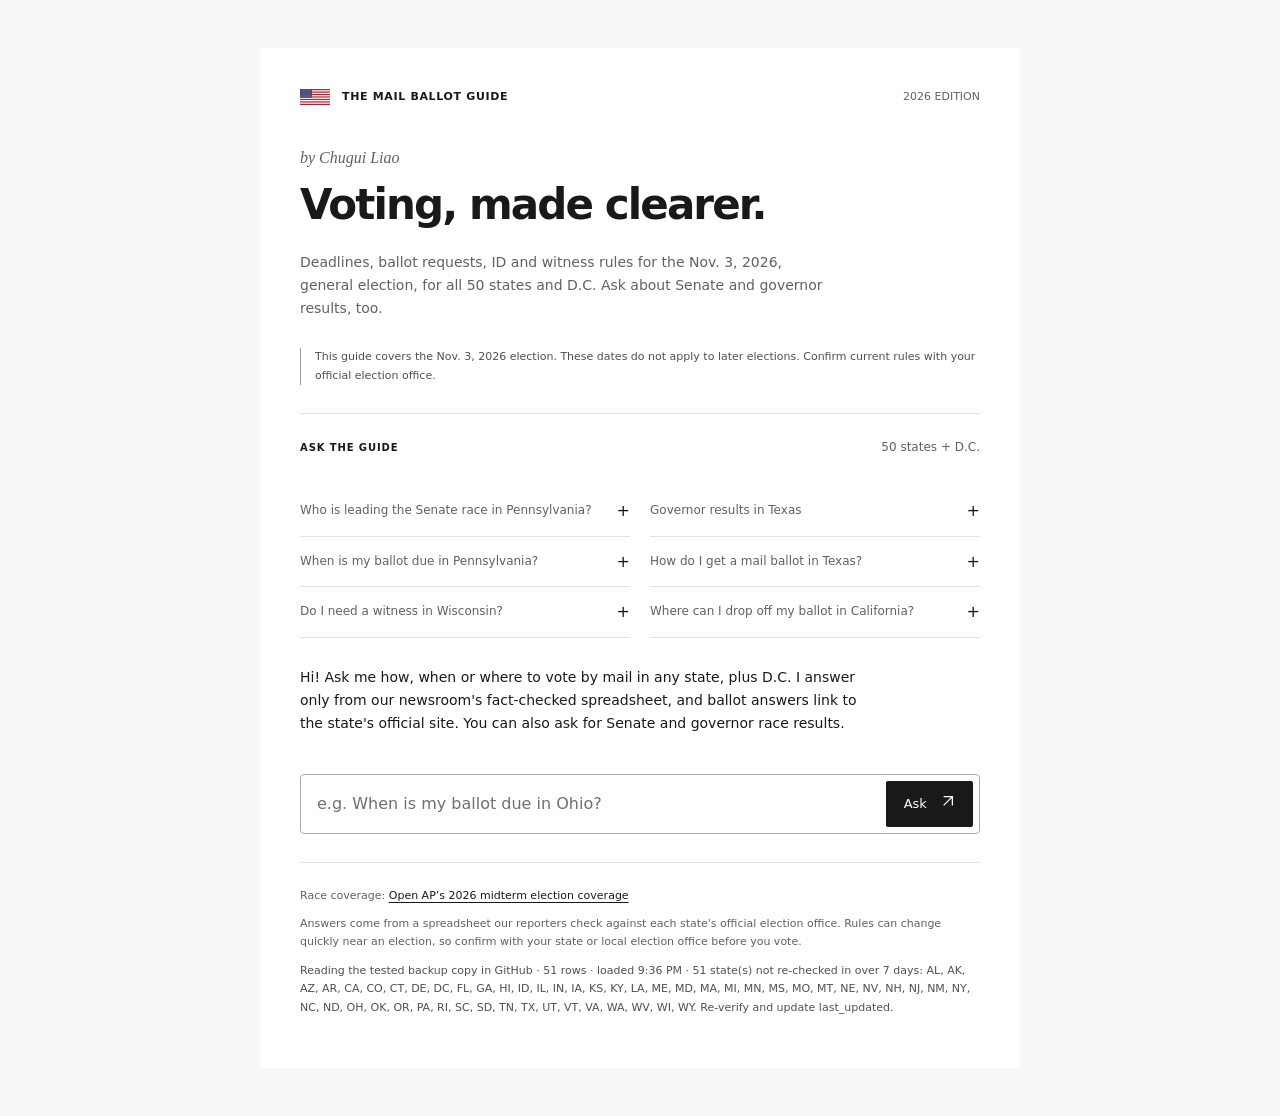
<file: index.html>
<!doctype html>
<html lang="en">
<head>
  <meta charset="utf-8">
  <meta name="viewport" content="width=device-width, initial-scale=1, viewport-fit=cover">
  <title>Mail Ballot Answers</title>
  <meta name="description" content="Ask when, where and how to vote by mail in your state.">
  <link rel="stylesheet" href="style.css">
</head>
<body>
  <div id="flag-backdrop" class="flag-backdrop" aria-hidden="true"></div>
  <main class="wrap">
    <header>
      <div class="masthead"><img class="brand-mark" src="assets/us-flag.svg" width="30" height="16" alt="American flag"><span>THE MAIL BALLOT GUIDE</span><span class="edition">2026 EDITION</span></div>
      <p class="kicker"><span data-newsroom>Mail Ballot Answers</span> · Voter guide</p>
      <p class="byline">by Chugui Liao</p>
      <h1>Voting, made clearer.</h1>
      <p>Deadlines, ballot requests, ID and witness rules for the <span data-election>2026 general election</span>, for all 50 states and D.C. Ask about Senate and governor results, too.</p>
    </header>

    <p class="status warn">This guide covers the Nov. 3, 2026 election. These dates do not apply to later elections. Confirm current rules with your official election office.</p>

    <div class="conversation-heading"><span>ASK THE GUIDE</span><span id="state-context" role="status">50 states + D.C.</span></div>

    <section id="race-results" class="race-results" aria-labelledby="race-heading" hidden>
      <div class="race-heading"><h2 id="race-heading">Election results</h2><button id="refresh-results" type="button">Refresh results</button></div>
      <p id="race-status" class="status" role="status"></p>
      <p id="party-context" class="party-context"></p>
      <div id="race-cards"></div>
    </section>

    <div id="chips" class="chips" aria-label="Example questions"></div>

    <section id="log" class="log" aria-live="polite" aria-label="Conversation"></section>

    <form id="ask" class="ask" autocomplete="off">
      <label for="q">Your question</label>
      <input id="q" name="q" type="text" placeholder="e.g. When is my ballot due in Ohio?" required>
      <button type="submit">Ask <span aria-hidden="true"><svg width="14" height="14" viewBox="0 0 16 16" fill="none"><path d="M3 13 13 3M3 3h10v10" stroke="currentColor" stroke-width="1.5"/></svg></span></button>
    </form>

    <footer>
      <p>Race coverage: <a href="https://apnews.com/live/midterm-election-2026" target="_blank" rel="noopener noreferrer">Open AP’s 2026 midterm election coverage</a></p>
      <p>Answers come from a spreadsheet our reporters check against each state's official election office. Rules can change quickly near an election, so confirm with your state or local election office before you vote.</p>
      <p id="status" class="status">Loading voting data…</p>
    </footer>
  </main>

  <script src="config.js"></script>
  <script src="bot.js"></script>
  <script src="tests/checks.js"></script>
  <script src="results.js"></script>
  <script src="app.js"></script>
</body>
</html>
</file>
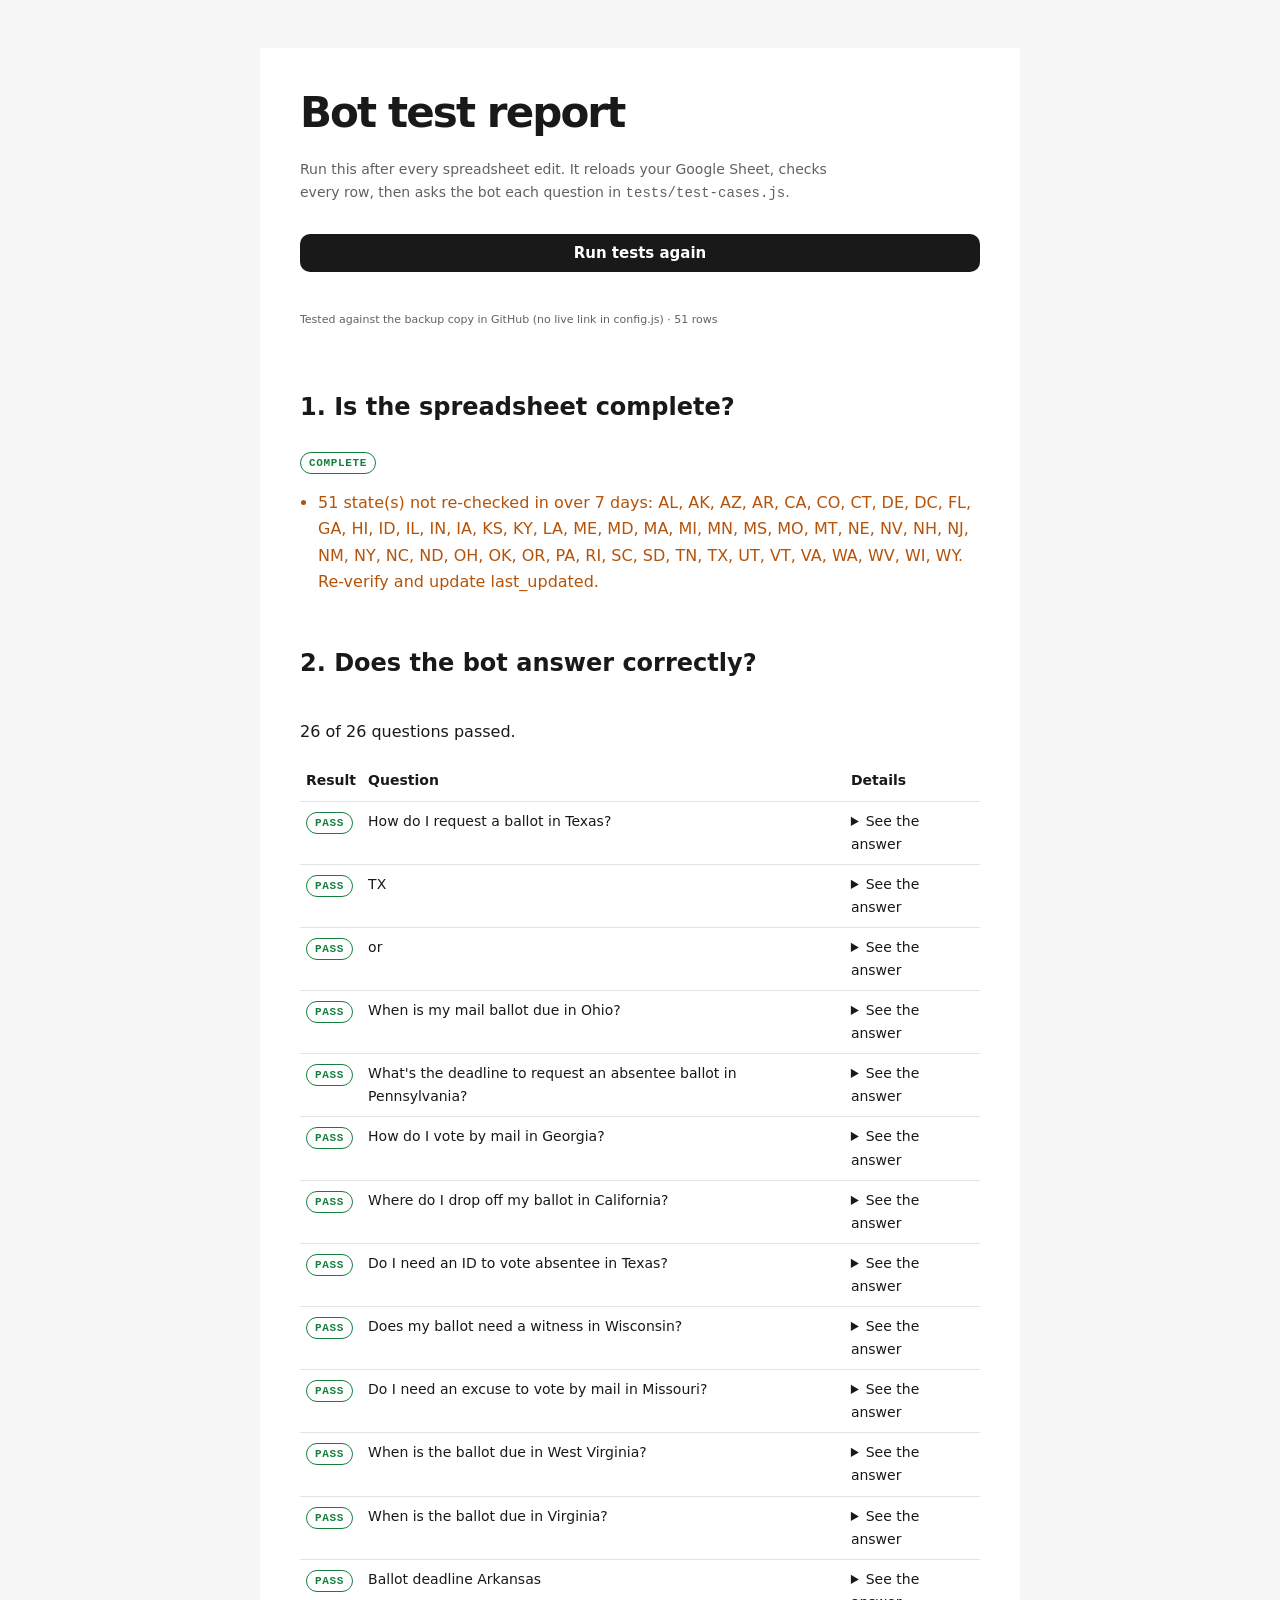
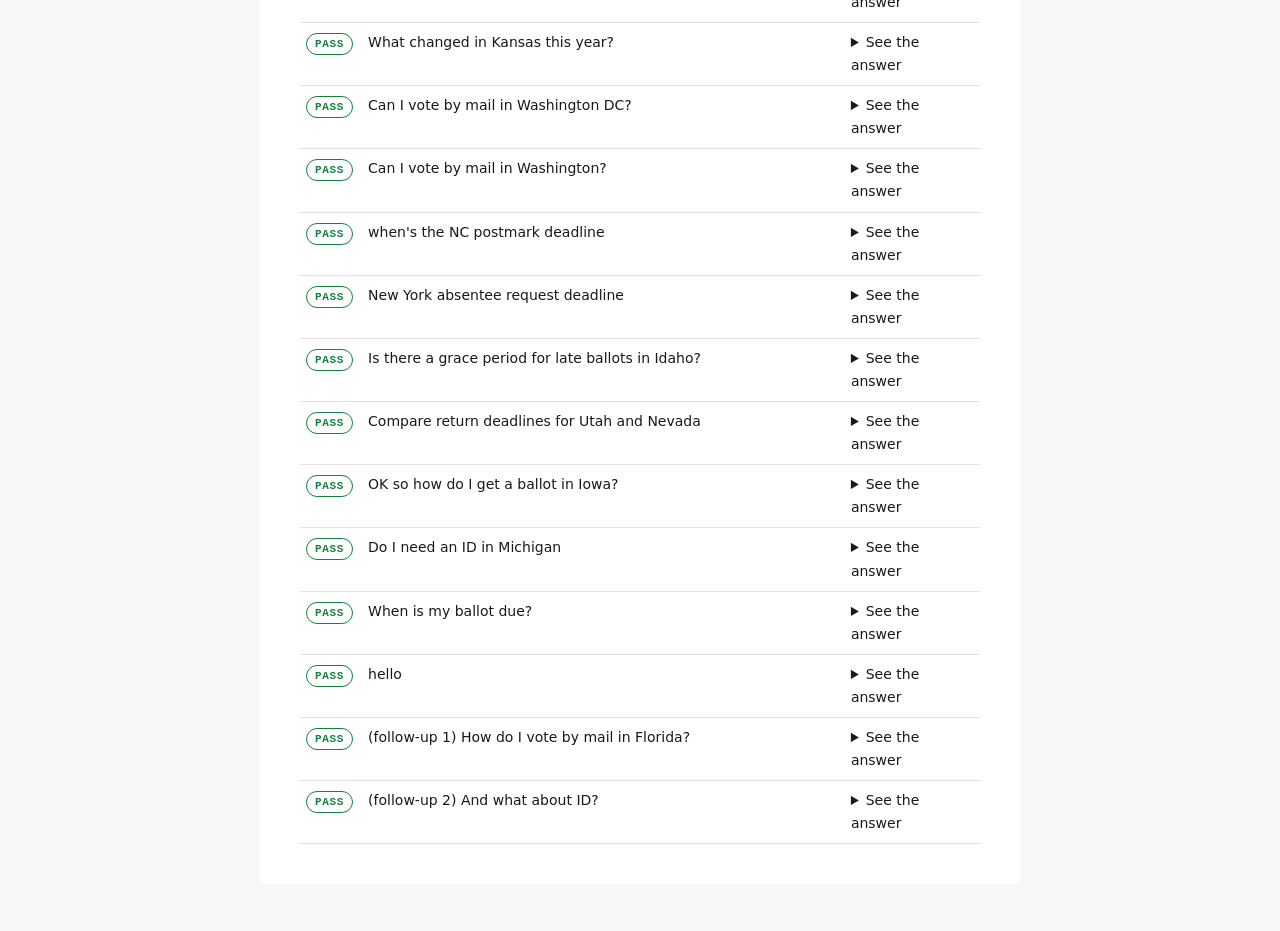
<file: tests.html>
<!doctype html>
<html lang="en">
<head>
  <meta charset="utf-8">
  <meta name="viewport" content="width=device-width, initial-scale=1">
  <title>Bot Test Report</title>
  <link rel="stylesheet" href="https://fonts.googleapis.com/css2?family=IBM+Plex+Mono:wght@400;600&family=Public+Sans:wght@400;600;800&display=swap">
  <link rel="stylesheet" href="style.css">
  <style>
    .pill { font: 600 11px/1 var(--font-mono); letter-spacing: .06em; padding: 4px 8px; border-radius: 999px; border: 1px solid currentColor; }
    .pass { color: #15803d; } .fail { color: var(--stamp); } .warnc { color: #b45309; }
    table { width: 100%; border-collapse: collapse; font-size: 14px; }
    td, th { text-align: left; vertical-align: top; padding: 8px 6px; border-bottom: 1px solid var(--rule); }
    .scroll { overflow-x: auto; }
    details pre { white-space: pre-wrap; font: 12px/1.5 var(--font-mono); background: var(--card); padding: 8px; border-radius: 6px; }
    ul.plain { margin: 0; padding-left: 18px; }
    button.run { font: 600 15px var(--font-body); padding: 10px 16px; border: 0; border-radius: 10px; background: var(--accent); color: var(--accent-ink); cursor: pointer; justify-self: start; }
  </style>
</head>
<body>
  <main class="wrap">
    <header>
      <p class="kicker">Newsroom tools · not for readers</p>
      <h1>Bot test report</h1>
      <p>Run this after every spreadsheet edit. It reloads your Google Sheet, checks every row, then asks the bot each question in <code>tests/test-cases.js</code>.</p>
    </header>
    <button class="run" id="run" type="button">Run tests again</button>
    <p id="source" class="status">Loading…</p>
    <section><h2>1. Is the spreadsheet complete?</h2><div id="data"></div></section>
    <section><h2>2. Does the bot answer correctly?</h2><div id="qs" class="scroll"></div></section>
  </main>

  <script src="config.js"></script>
  <script src="bot.js"></script>
  <script src="tests/test-cases.js"></script>
  <script src="tests/checks.js"></script>
  <script>
  (function () {
    var CFG = window.BOT_CONFIG;
    function get(url) { return fetch(url, { cache: "no-store" }).then(function (r) { if (!r.ok) throw new Error("HTTP " + r.status); return r.text(); }); }
    function el(tag, cls, text) { var e = document.createElement(tag); if (cls) e.className = cls; if (text != null) e.textContent = text; return e; }

    function render(rows, label) {
      document.getElementById("source").textContent = label + " · " + rows.length + " rows";
      var index = MailBot.buildIndex(rows);

      var d = MailBotChecks.checkData(rows);
      var data = document.getElementById("data"); data.innerHTML = "";
      var head = el("p");
      head.appendChild(el("span", "pill " + (d.errors.length ? "fail" : "pass"), d.errors.length ? d.errors.length + " PROBLEMS" : "COMPLETE"));
      data.appendChild(head);
      var ul = el("ul", "plain");
      d.errors.forEach(function (e) { ul.appendChild(el("li", "fail", e)); });
      d.warnings.forEach(function (w) { ul.appendChild(el("li", "warnc", w)); });
      data.appendChild(ul);

      var results = MailBotChecks.checkQuestions(MailBot, index, MailBotTests);
      var passed = results.filter(function (r) { return r.pass; }).length;
      var qs = document.getElementById("qs"); qs.innerHTML = "";
      qs.appendChild(el("p", null, passed + " of " + results.length + " questions passed."));
      var t = el("table"); var hr = el("tr");
      ["Result", "Question", "Details"].forEach(function (h) { hr.appendChild(el("th", null, h)); });
      t.appendChild(hr);
      results.forEach(function (r) {
        var tr = el("tr");
        var c1 = el("td"); c1.appendChild(el("span", "pill " + (r.pass ? "pass" : "fail"), r.pass ? "PASS" : "FAIL")); tr.appendChild(c1);
        tr.appendChild(el("td", null, r.q));
        var c3 = el("td");
        r.problems.forEach(function (p) { c3.appendChild(el("div", "fail", p)); });
        var det = el("details"); det.appendChild(el("summary", null, "See the answer")); det.appendChild(el("pre", null, r.text));
        c3.appendChild(det); tr.appendChild(c3); t.appendChild(tr);
      });
      qs.appendChild(t);
    }

    function run() {
      var live = CFG.SHEET_CSV_URL;
      var p = CFG.USE_GOOGLE_SHEET !== false && /^https:\/\/docs\.google\.com\//.test(live)
        ? get(live).then(function (t) { render(MailBot.parseCSV(t), "Tested against your Google Sheet"); })
        : Promise.reject(new Error("no live link in config.js"));
      p.catch(function (e) {
        return get(CFG.BACKUP_CSV).then(function (t) {
          render(MailBot.parseCSV(t), "Tested against the backup copy in GitHub (" + e.message + ")");
        });
      }).catch(function (e) { document.getElementById("source").textContent = "Could not load any data: " + e.message; });
    }
    document.getElementById("run").addEventListener("click", run);
    run();
  })();
  </script>
</body>
</html>
</file>
<file: style.css>
/* Minimal monochrome layout. State flags remain as a subtle grayscale backdrop. */
:root {
  color-scheme: light;
  --paper: #fff;
  --card: #fff;
  --ink: #191919;
  --muted: #616161;
  --rule: #e3e3e3;
  --accent: #191919;
  --accent-ink: #fff;
  --stamp: #616161;
  --you: #f2f2f2;
  --font-body: system-ui, -apple-system, "Segoe UI", sans-serif;
  --font-mono: ui-monospace, "SFMono-Regular", Menlo, monospace;
}
* { box-sizing: border-box; }
body { margin: 0; min-height: 100vh; background: #f7f7f7; color: var(--ink); font: 16px/1.65 var(--font-body); }
a { color: var(--ink); text-underline-offset: 3px; }
button, input { font: inherit; }
button { cursor: pointer; }
.flag-backdrop { position: fixed; inset: 0; z-index: -1; background: center / cover no-repeat; filter: grayscale(1); opacity: 0; pointer-events: none; }
.flag-backdrop.is-visible { opacity: .12; }
.wrap { width: min(760px, calc(100% - 64px)); margin: 48px auto; padding: 40px; background: var(--paper); display: flex; flex-direction: column; gap: 28px; }
.masthead { display: flex; align-items: center; gap: 12px; margin-bottom: 40px; font-size: 11px; font-weight: 600; letter-spacing: .06em; }
.brand-mark { display: block; width: 30px; height: auto; flex-shrink: 0; }
.edition { margin-left: auto; color: var(--muted); font-weight: 400; letter-spacing: 0; }
header .kicker { display: none; }
header h1 { font-size: clamp(30px, 5vw, 42px); line-height: 1.2; letter-spacing: -.045em; margin: 0 0 20px; font-weight: 600; }
header p { margin: 0; color: var(--muted); max-width: 60ch; font-size: 14px; }
.wrap > .status.warn { margin: 0; padding: 0 0 0 14px; border-left: 1px solid #999; }
.conversation-heading { display: flex; justify-content: space-between; align-items: baseline; gap: 16px; border-top: 1px solid var(--rule); padding-top: 24px; font-size: 10px; font-weight: 600; letter-spacing: .09em; }
#state-context { text-align: right; color: var(--muted); letter-spacing: 0; font-size: 12px; font-weight: 400; }
.chips { display: grid; grid-template-columns: repeat(2, minmax(0, 1fr)); gap: 0 20px; }
.chips button { display: flex; align-items: center; justify-content: space-between; gap: 12px; font-size: 12px; line-height: 1.6; color: var(--muted); background: none; border: 0; border-bottom: 1px solid var(--rule); padding: 12px 0; text-align: left; }
.chips button::after { content: "+"; font-size: 16px; color: var(--ink); flex-shrink: 0; }
.chips button:hover { color: var(--ink); border-color: #777; }
.log { display: flex; flex-direction: column; gap: 28px; min-height: 80px; }
.msg { max-width: 100%; min-width: 0; overflow-wrap: anywhere; }
.msg.you { align-self: flex-end; background: var(--you); color: var(--ink); padding: 10px 16px; border-radius: 4px; max-width: 85%; font-size: 14px; }
.msg.bot { display: grid; gap: 20px; }
.msg.bot p { margin: 0; max-width: 65ch; font-size: 14px; }
.state-card { border-top: 1px solid var(--rule); padding: 24px 0 0; display: grid; gap: 18px; }
.state-card h2 { margin: 0; font-size: 22px; font-weight: 600; letter-spacing: -.035em; }
.state-card dl { margin: 0; display: grid; gap: 20px; }
.state-card dt { font-size: 11px; font-weight: 600; color: var(--muted); }
.state-card dd { margin: 4px 0 0; font-size: 14px; }
.state-card .foot { display: flex; flex-wrap: wrap; gap: 8px 16px; padding-top: 12px; border-top: 1px solid var(--rule); font-size: 11px; color: var(--muted); }
.state-card a { overflow-wrap: anywhere; }
/* Verification date stays in the card footer; remove the decorative duplicate stamp. */
.postmark { display: none; }
form.ask { display: flex; gap: 8px; position: sticky; bottom: 16px; background: #fff; border: 1px solid #aaa; border-radius: 4px; padding: 6px; z-index: 1; }
form.ask label { position: absolute; width: 1px; height: 1px; overflow: hidden; clip-path: inset(50%); white-space: nowrap; }
form.ask input { flex: 1; min-width: 0; font-size: 16px; padding: 10px; color: var(--ink); background: #fff; border: 0; border-radius: 2px; }
form.ask input::placeholder { color: #707070; }
form.ask button, button.run { font-size: 13px; padding: 10px 18px; border: 0; border-radius: 2px; background: var(--ink); color: #fff; }
form.ask button span { margin-left: 10px; }
form.ask button:hover, button.run:hover { background: #3d3d3d; }
:focus-visible { outline: 2px solid var(--ink); outline-offset: 3px; }
.status { font-size: 11px; line-height: 1.7; color: var(--muted); overflow-wrap: anywhere; }
.status.warn { color: #505050; }
footer { font-size: 11px; color: var(--muted); border-top: 1px solid var(--rule); padding-top: 24px; }
footer p { margin: 0 0 10px; }
.race-results[hidden] { display: none; }
.race-results { border-bottom: 1px solid var(--rule); padding-bottom: 24px; }
.race-heading { display: flex; align-items: center; justify-content: space-between; gap: 12px; flex-wrap: wrap; }
.race-heading h2 { font-size: 16px; font-weight: 600; margin: 0; }
.race-heading button { background: none; color: var(--ink); border: 0; border-bottom: 1px solid #aaa; font-size: 11px; padding: 8px 0; min-height: 40px; }
.race-heading button:disabled { opacity: .6; cursor: wait; }
.party-context { font-size: 12px; color: var(--muted); line-height: 1.7; }
.party-dot { display: none; }
#race-cards { display: grid; gap: 16px; overflow-wrap: anywhere; }
#race-cards > a { font-size: 12px; }
.race-card { border-top: 1px solid var(--rule); padding-top: 16px; }
.race-card h3 { margin: 0 0 8px; font-size: 15px; font-weight: 600; }
.race-meta { font-size: 12px; font-weight: 600; }
.candidate { display: grid; gap: 4px; padding: 10px 0; border-top: 1px solid var(--rule); font-size: 13px; }
.candidate strong { font-size: 12px; font-weight: 500; }
@media (max-width: 600px) {
  .wrap { width: calc(100% - 24px); margin: 12px auto; padding: 28px 20px; gap: 24px; }
  .masthead { font-size: 9px; gap: 8px; margin-bottom: 32px; }
  .edition { font-size: 10px; }
  .chips { grid-template-columns: 1fr; }
  form.ask { bottom: 8px; }
  form.ask button { padding: 10px 14px; }
  form.ask button span { display: none; }
  form.ask input { padding: 10px 6px; }
}
@media (prefers-reduced-motion: no-preference) { .flag-backdrop { transition: opacity .3s ease; } }

header .byline { margin: 0 0 10px; color: var(--muted); font-family: "Apple Chancery", "URW Chancery L", "Brush Script MT", cursive; font-size: 16px; font-style: italic; font-weight: 400; line-height: 1.5; }
</file>
